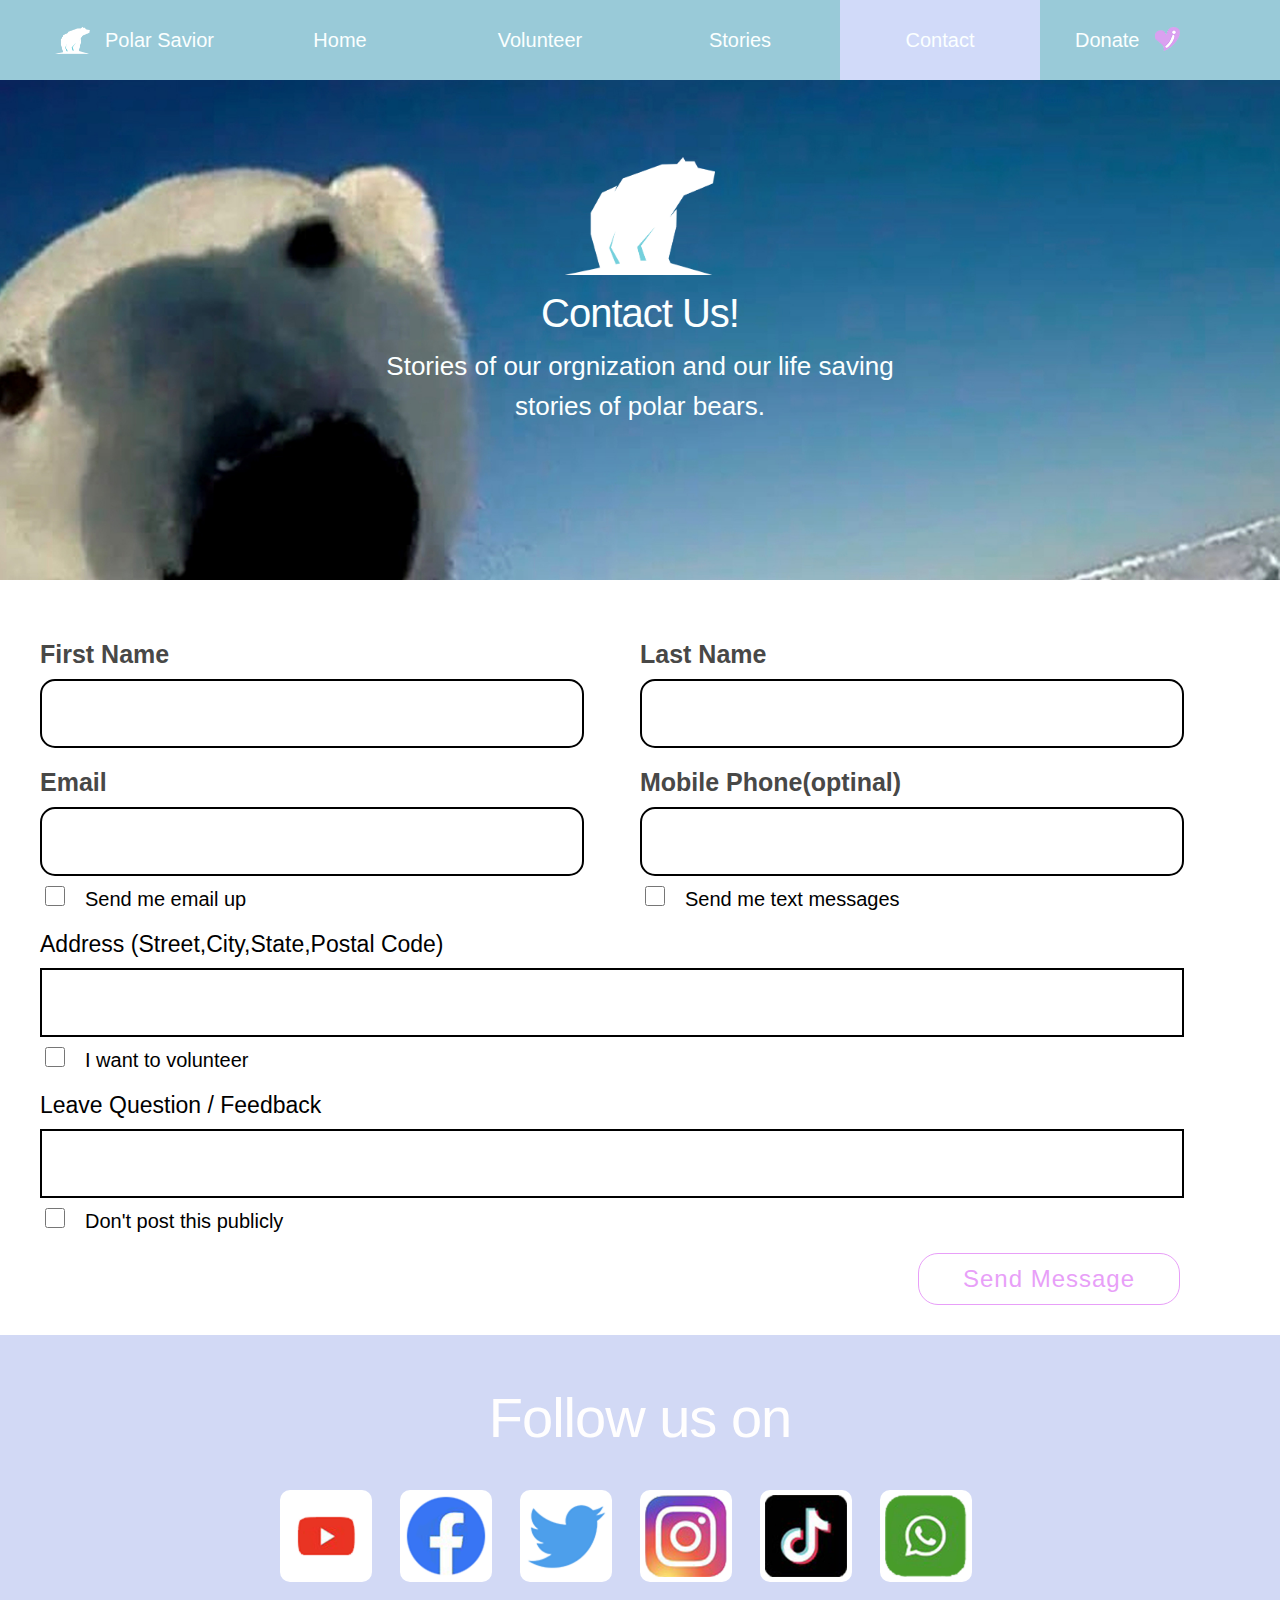
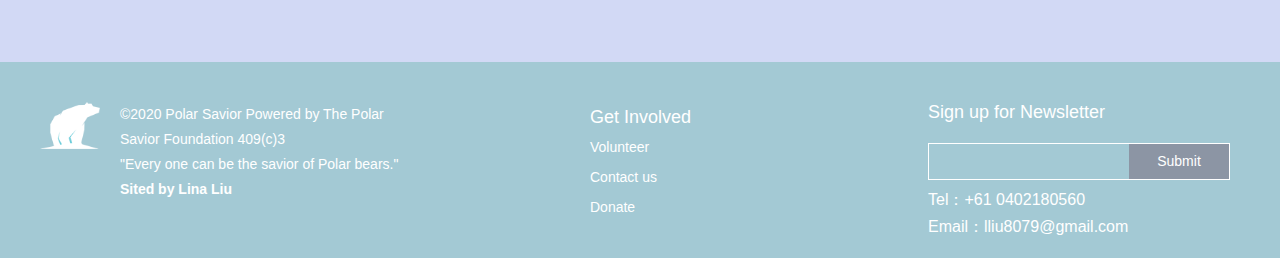
<file: contact.html>
<!DOCTYPE html>
<html lang="en">
<head>
	<meta charset="UTF-8">
	<title>contact</title>
	<link rel="stylesheet" type="text/css" href="css/common.css">
</head>
<body>
	<!-- header -->
	<div class="header-box">
		<div class="inner">
			<header>
				<ul>
					<li>
						<a href="home.html">
							<div class="nav-img">
								<img src="images/img1.png" alt="">
							</div>
							<p>Polar Savior</p> 
						</a>
					</li>
					<li>
						<a href="home.html">
							<p>Home</p> 
						</a>
					</li>
					<li>
						<a href="volunteer.html">
							<p>Volunteer</p> 
						</a>
					</li>
					<li>
						<a href="stories.html">
							<p>Stories</p> 
						</a>
					</li>
					<li class="active">
						<a href="contact.html">
							<p>Contact</p> 
						</a>
					</li>
					<li>
						<a href="donate.html">
							<p>Donate</p> 
							<div class="nav-img nav-img2">
								<img src="images/img2.png" alt="">
							</div>
						</a>
					</li>
				</ul>
			</header>
		</div>
	</div>
	<!-- banner -->
	<div class="banner-box">
		<div class="banner-box-img">
			<img src="images/img4.jpg" alt="">
		</div>
		<div class="banner-area">
			<div class="banner-img">
				<img src="images/img3.png" alt="">
			</div>
			<div class="banner-txt">
				<div class="banner-title">Contact Us!</div>
				<p>Stories of our orgnization and our life saving</p>
				<p>stories of polar bears.</p>
			</div>
		</div>
	</div>
	<!-- contact -->
	<div class="contact-boxs">
		<div class="contact-top">
			<div class="top-item fl">
				<label for="">First Name</label>
				<input type="text">
			</div>
			<div class="top-item fr">
				<label for="">Last Name</label>
				<input type="text">
			</div>
			<div class="top-item fl">
				<label for="">Email</label>
				<input type="text">
				<div class="check-area">
					<input type="checkbox">Send me email up
				</div>
			</div>
			<div class="top-item fr">
				<label for="">Mobile Phone(optinal)</label>
				<input type="text">
				<div class="check-area">
					<input type="checkbox">Send me text messages
				</div>
			</div>
			<div class="cl"></div>
			<div class="bottom-item">
				<label for="">Address (Street,City,State,Postal Code)</label>
				<input type="text">
				<div class="check-area">
					<input type="checkbox">I want to volunteer
				</div>
			</div>
			<div class="bottom-item">
				<label for="">Leave Question / Feedback</label>
				<input type="text">
				<div class="check-area">
					<input type="checkbox">Don't post this publicly
				</div>
			</div>
		</div>
		<div class="cl"></div>
		<div class="send-btn fr">Send Message</div>
	</div>
<!-- contact -->
	<div class="contact-area">
		<div class="inner">
			<div class="contact-title">Follow us on</div>
			<div class="contact-ways">
				<ul>
					<li>
						<a href="https://m.youtube.com">
							<img src="images/icon1.png" alt="">
						</a>
					</li>
					<li>
						<a href="https://m.facebook.com/?refsrc=https%3A%2F%2Fwww.facebook.com%2F&_rdr">
							<img src="images/icon2.png" alt="">
						</a>
					</li>
					<li>
						<a href="https://mobile.twitter.com">
							<img src="images/icon3.png" alt="">
						</a>
					</li>
					<li>
						<a href="https://www.instagram.com">
							<img src="images/icon4.png" alt="">
						</a>
					</li>
					<li>
						<a href="https://www.tiktok.com/en">
							<img src="images/icon5.png" alt="">
						</a>
					</li>
					<li>
						<a href="https://www.whatsapp.com">
							<img src="images/icon6.png" alt="">
						</a>
					</li>
				</ul>
			</div>
		</div>
	</div>
	<!-- footer -->
	<footer>
		<div class="inner">
			<div class="footer-left fl">
				<div class="footer-logo fl">
					<img src="images/footer-logo.png" alt="">
				</div>
				<div class="copyright fl">
					<p>©2020 Polar Savior Powered by The Polar Savior Foundation 409(c)3</p>
					<p>"Every one can be the savior of Polar bears."</p>
					<p class="fwb">Sited by Lina Liu</p>
				</div>
			</div>
			<div class="footer-mid fl">
				<div class="footer-nav">
					<ul>
						<li>Get Involved</li>
						<li>
							<a href="volunteer.html">Volunteer</a>
						</li>
						<li>
							<a href="contact.html">Contact us</a>
						</li>
						<li>
							<a href="donate.html">Donate</a>
						</li>
					</ul>
				</div>
			</div>
			<div class="footer-fight fr">
				<p>Sign up for Newsletter</p>
				<div class="footer-sub">
					<input type="text" class="fl">
					<div class="sub-btn fl">Submit</div>
				</div>
				<span>Tel：+61 0402180560</span>
				<span>Email：lliu8079@gmail.com</span>
			</div>
		</div>
	</footer>
	<script type="text/javascript" src="js/jquery.min.js"></script>
</body>
</html>
</file>
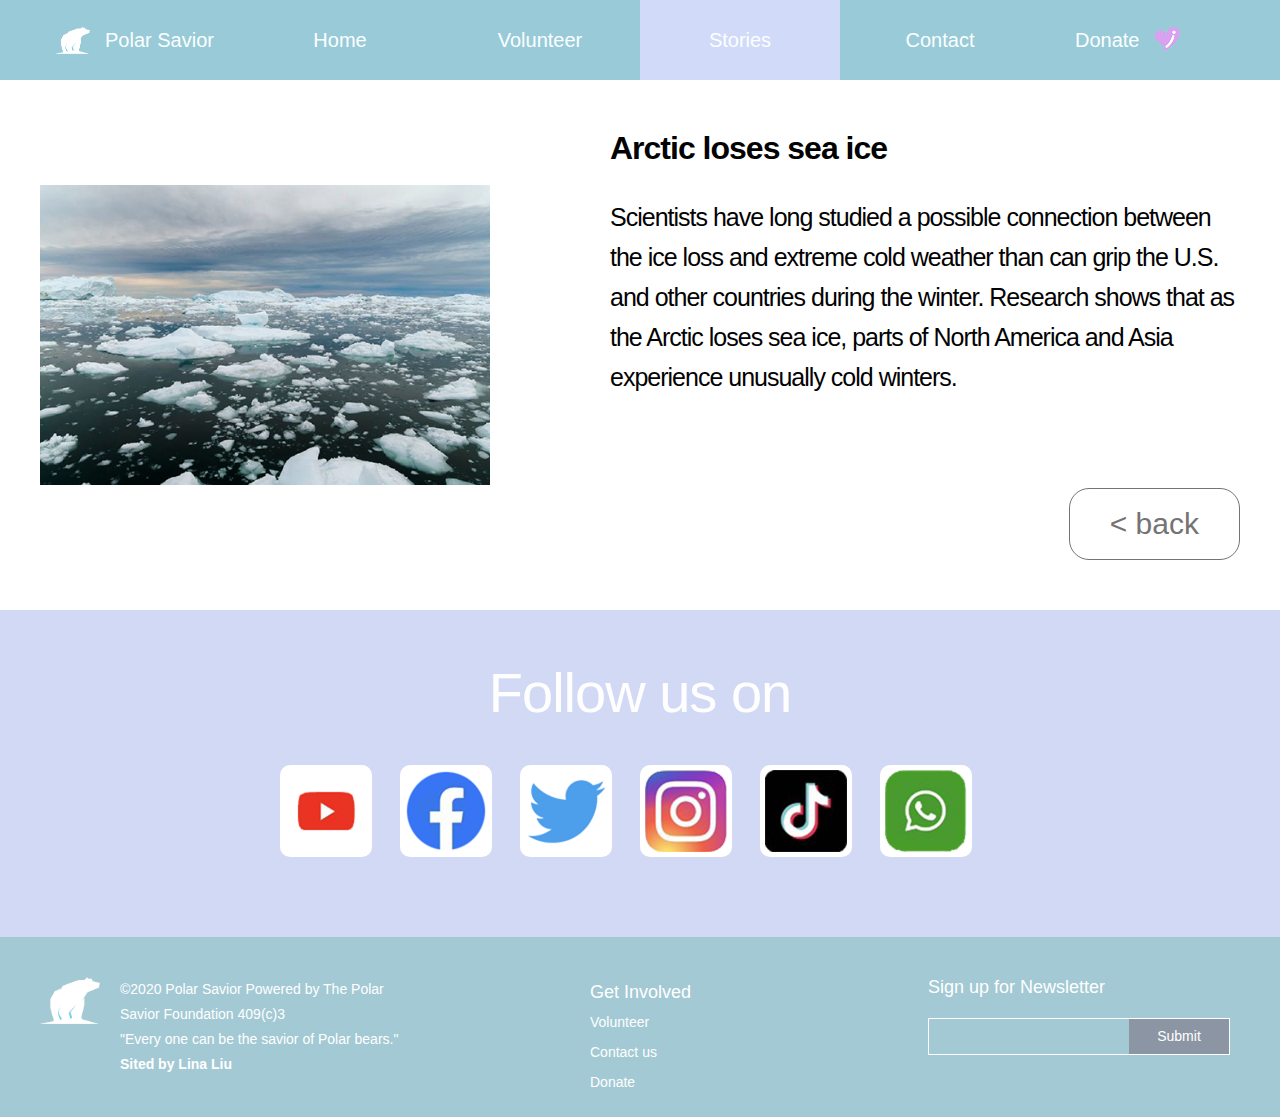
<file: detail.html>
<!DOCTYPE html>
<html lang="en">
<head>
	<meta charset="UTF-8">
	<title>detail</title>
	<link rel="stylesheet" type="text/css" href="css/common.css">
</head>
<body>
	<!-- header -->
	<div class="header-box">
		<div class="inner">
			<header>
				<ul>
					<li>
						<a href="home.html">
							<div class="nav-img">
								<img src="images/img1.png" alt="">
							</div>
							<p>Polar Savior</p> 
						</a>
					</li>
					<li>
						<a href="home.html">
							<p>Home</p> 
						</a>
					</li>
					<li>
						<a href="volunteer.html">
							<p>Volunteer</p> 
						</a>
					</li>
					<li class="active">
						<a href="stories.html">
							<p>Stories</p> 
						</a>
					</li>
					<li>
						<a href="contact.html">
							<p>Contact</p> 
						</a>
					</li>
					<li>
						<a href="donate.html">
							<p>Donate</p> 
							<div class="nav-img nav-img2">
								<img src="images/img2.png" alt="">
							</div>
						</a>
					</li>
				</ul>
			</header>
		</div>
	</div>
	<!-- detail -->
	<div class="detail-box">
		<div class="inner">
			<div class="detail-img fl">
				<img src="images/img6.jpg" alt="">
			</div>
			<div class="detail-txt fr">
				<div class="detail-title">Arctic loses sea ice</div>
				<div class="detail-intro">
					Scientists have long studied a possible connection between the ice loss and extreme cold weather than can grip the U.S. and other countries during the winter. Research shows that as the Arctic loses sea ice, parts of North America and Asia experience unusually cold winters.
				</div>
			</div>
			<div class="cl"></div>
			<a href="stories.html" class="back">&lt; back</a>
		</div>
	</div>
		<!-- contact -->
	<div class="contact-area">
		<div class="inner">
			<div class="contact-title">Follow us on</div>
			<div class="contact-ways">
				<ul>
					<li>
						<img src="images/icon1.png" alt="">
					</li>
					<li>
						<img src="images/icon2.png" alt="">
					</li>
					<li>
						<img src="images/icon3.png" alt="">
					</li>
					<li>
						<img src="images/icon4.png" alt="">
					</li>
					<li>
						<img src="images/icon5.png" alt="">
					</li>
					<li>
						<img src="images/icon6.png" alt="">
					</li>
				</ul>
			</div>
		</div>
	</div>
	<!-- footer -->
	<footer>
		<div class="inner">
			<div class="footer-left fl">
				<div class="footer-logo fl">
					<img src="images/footer-logo.png" alt="">
				</div>
				<div class="copyright fl">
					<p>©2020 Polar Savior Powered by The Polar Savior Foundation 409(c)3</p>
					<p>"Every one can be the savior of Polar bears."</p>
					<p class="fwb">Sited by Lina Liu</p>
				</div>
			</div>
			<div class="footer-mid fl">
				<div class="footer-nav">
					<ul>
						<li>Get Involved</li>
						<li>
							<a href="volunteer.html">Volunteer</a>
						</li>
						<li>
							<a href="contact.html">Contact us</a>
						</li>
						<li>
							<a href="donate.html">Donate</a>
						</li>
					</ul>
				</div>
			</div>
			<div class="footer-fight fr">
				<p>Sign up for Newsletter</p>
				<div class="footer-sub">
					<input type="text" class="fl">
					<div class="sub-btn fl">Submit</div>
				</div>
			</div>
		</div>
	</footer>
	<script type="text/javascript" src="js/jquery.min.js"></script>
</body>
</html>
</file>
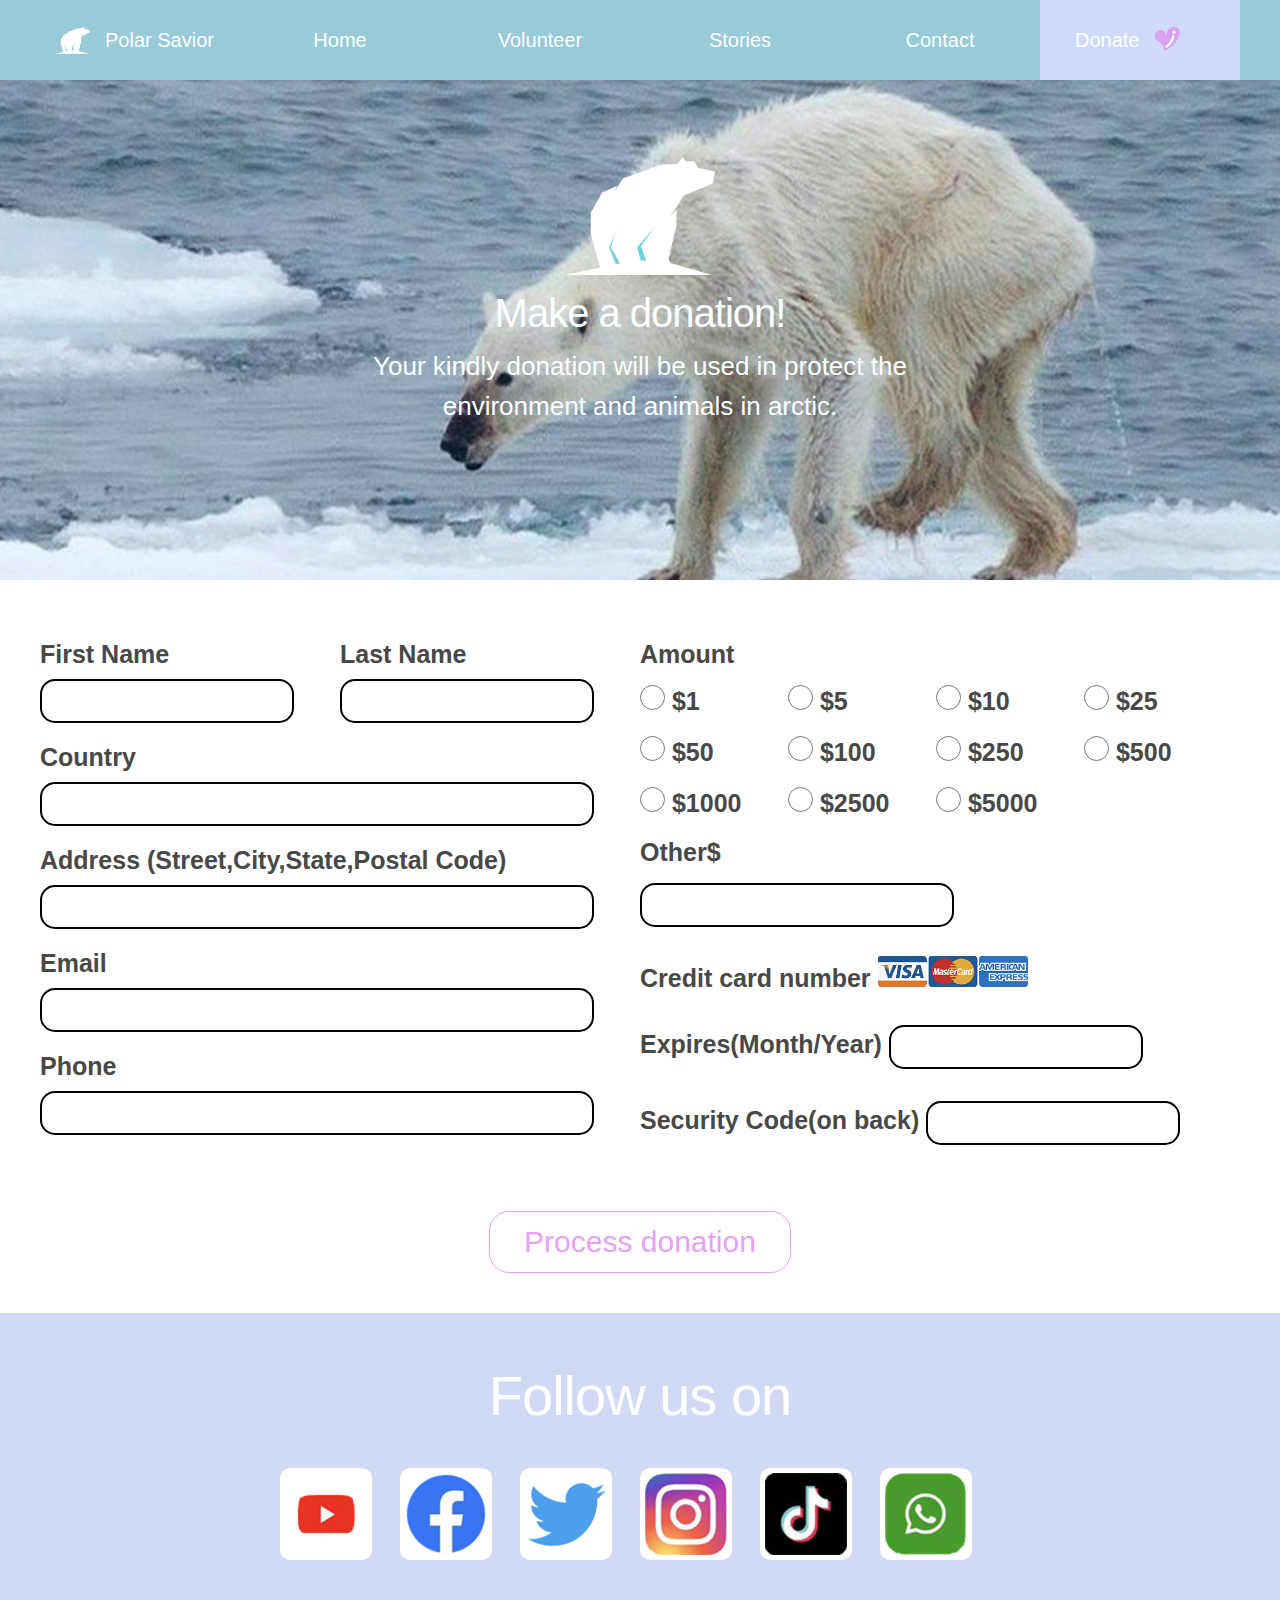
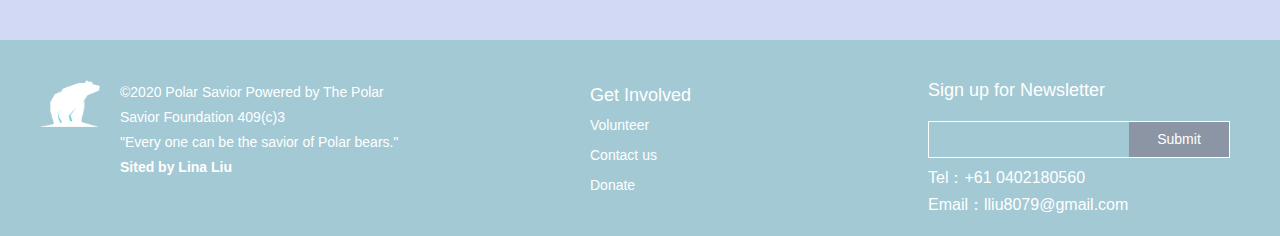
<file: donate.html>
<!DOCTYPE html>
<html lang="en">
<head>
	<meta charset="UTF-8">
	<title>donate</title>
	<link rel="stylesheet" type="text/css" href="css/common.css">
</head>
<body>
	<!-- header -->
	<div class="header-box">
		<div class="inner">
			<header>
				<ul>
					<li>
						<a href="home.html">
							<div class="nav-img">
								<img src="images/img1.png" alt="">
							</div>
							<p>Polar Savior</p> 
						</a>
					</li>
					<li>
						<a href="home.html">
							<p>Home</p> 
						</a>
					</li>
					<li>
						<a href="volunteer.html">
							<p>Volunteer</p> 
						</a>
					</li>
					<li>
						<a href="stories.html">
							<p>Stories</p> 
						</a>
					</li>
					<li>
						<a href="contact.html">
							<p>Contact</p> 
						</a>
					</li>
					<li class="active">
						<a href="donate.html">
							<p>Donate</p> 
							<div class="nav-img nav-img2">
								<img src="images/img2.png" alt="">
							</div>
						</a>
					</li>
				</ul>
			</header>
		</div>
	</div>
	<!-- banner -->
	<div class="banner-box">
		<div class="banner-box-img">
			<img src="images/img5.jpg" alt="">
		</div>
		<div class="banner-area">
			<div class="banner-img">
				<img src="images/img3.png" alt="">
			</div>
			<div class="banner-txt">
				<div class="banner-title">Make a donation!</div>
				<p>Your kindly donation will be used in protect the</p>
				<p>environment and animals in arctic. </p>
			</div>
		</div>
	</div>
	<!-- donate -->
	<div class="donate-boxs">
		<div class="inner">
			<div class="donate-left fl">
				<div class="donate-item fl half-item">
					<label for="">First Name</label>
					<input type="text">
				</div>
				<div class="donate-item fr half-item">
					<label for="">Last Name</label>
					<input type="text">
				</div>
				<div class="cl"></div>
				<div class="donate-item">
					<label for="">Country</label>
					<input type="text">
				</div>
				<div class="donate-item">
					<label for="">Address (Street,City,State,Postal Code)</label>
					<input type="text">
				</div>
				<div class="donate-item">
					<label for="">Email</label>
					<input type="text">
				</div>
				<div class="donate-item">
					<label for="">Phone</label>
					<input type="text">
				</div>
			</div>
			<div class="donate-right fr">
				<div class="donate-right-title">Amount</div>
				<div class="donate-amount">
					<div class="amount-item">
						<input type="radio" name="amount">
						<p>$1</p>
					</div>
					<div class="amount-item">
						<input type="radio" name="amount">
						<p>$5</p>
					</div>
					<div class="amount-item">
						<input type="radio">
						<p>$10</p>
					</div>
					<div class="amount-item">
						<input type="radio" name="amount">
						<p>$25</p>
					</div>
					<div class="amount-item">
						<input type="radio" name="amount">
						<p>$50</p>
					</div>
					<div class="amount-item">
						<input type="radio" name="amount">
						<p>$100</p>
					</div>
					<div class="amount-item">
						<input type="radio" name="amount">
						<p>$250</p>
					</div>
					<div class="amount-item">
						<input type="radio" name="amount">
						<p>$500</p>
					</div>
					<div class="amount-item">
						<input type="radio" name="amount">
						<p>$1000</p>
					</div>
					<div class="amount-item">
						<input type="radio" name="amount">
						<p>$2500</p>
					</div>
					<div class="amount-item">
						<input type="radio" name="amount">
						<p>$5000</p>
					</div>
					<div class="cl"></div>
					<div class="donate-right-title">Other$</div>
					<input type="text" class="other-amount">
				</div>
				<div class="donate-bottom">
					<div class="donate-bottom-item">
						<p>Credit card number</p>
						<div class="other-img">
							<img src="images/img13.jpg" alt="">
						</div>
					</div>
					<div class="donate-bottom-item">
						<p>Expires(Month/Year)</p>
						<input type="text" class="other-input">
					</div>
					<div class="donate-bottom-item">
						<p>Security Code(on back)</p>
						<input type="text" class="other-input">
					</div>
				</div>
			</div>
			<div class="cl"></div>
			<a href="success.html" class="donate-btn">Process donation</a>
		</div>
	</div>
	<!-- contact -->
	<div class="contact-area">
		<div class="inner">
			<div class="contact-title">Follow us on</div>
			<div class="contact-ways">
				<ul>
					<li>
						<a href="https://m.youtube.com">
							<img src="images/icon1.png" alt="">
						</a>
					</li>
					<li>
						<a href="https://m.facebook.com/?refsrc=https%3A%2F%2Fwww.facebook.com%2F&_rdr">
							<img src="images/icon2.png" alt="">
						</a>
					</li>
					<li>
						<a href="https://mobile.twitter.com">
							<img src="images/icon3.png" alt="">
						</a>
					</li>
					<li>
						<a href="https://www.instagram.com">
							<img src="images/icon4.png" alt="">
						</a>
					</li>
					<li>
						<a href="https://www.tiktok.com/en">
							<img src="images/icon5.png" alt="">
						</a>
					</li>
					<li>
						<a href="https://www.whatsapp.com">
							<img src="images/icon6.png" alt="">
						</a>
					</li>
				</ul>
			</div>
		</div>
	</div>
	<!-- footer -->
	<footer>
		<div class="inner">
			<div class="footer-left fl">
				<div class="footer-logo fl">
					<img src="images/footer-logo.png" alt="">
				</div>
				<div class="copyright fl">
					<p>©2020 Polar Savior Powered by The Polar Savior Foundation 409(c)3</p>
					<p>"Every one can be the savior of Polar bears."</p>
					<p class="fwb">Sited by Lina Liu</p>
				</div>
			</div>
			<div class="footer-mid fl">
				<div class="footer-nav">
					<ul>
						<li>Get Involved</li>
						<li>
							<a href="volunteer.html">Volunteer</a>
						</li>
						<li>
							<a href="contact.html">Contact us</a>
						</li>
						<li>
							<a href="donate.html">Donate</a>
						</li>
					</ul>
				</div>
			</div>
			<div class="footer-fight fr">
				<p>Sign up for Newsletter</p>
				<div class="footer-sub">
					<input type="text" class="fl">
					<div class="sub-btn fl">Submit</div>
				</div>
				<span>Tel：+61 0402180560</span>
				<span>Email：lliu8079@gmail.com</span>
			</div>
		</div>
	</footer>
	<script type="text/javascript" src="js/jquery.min.js"></script>
</body>
</html>
</file>
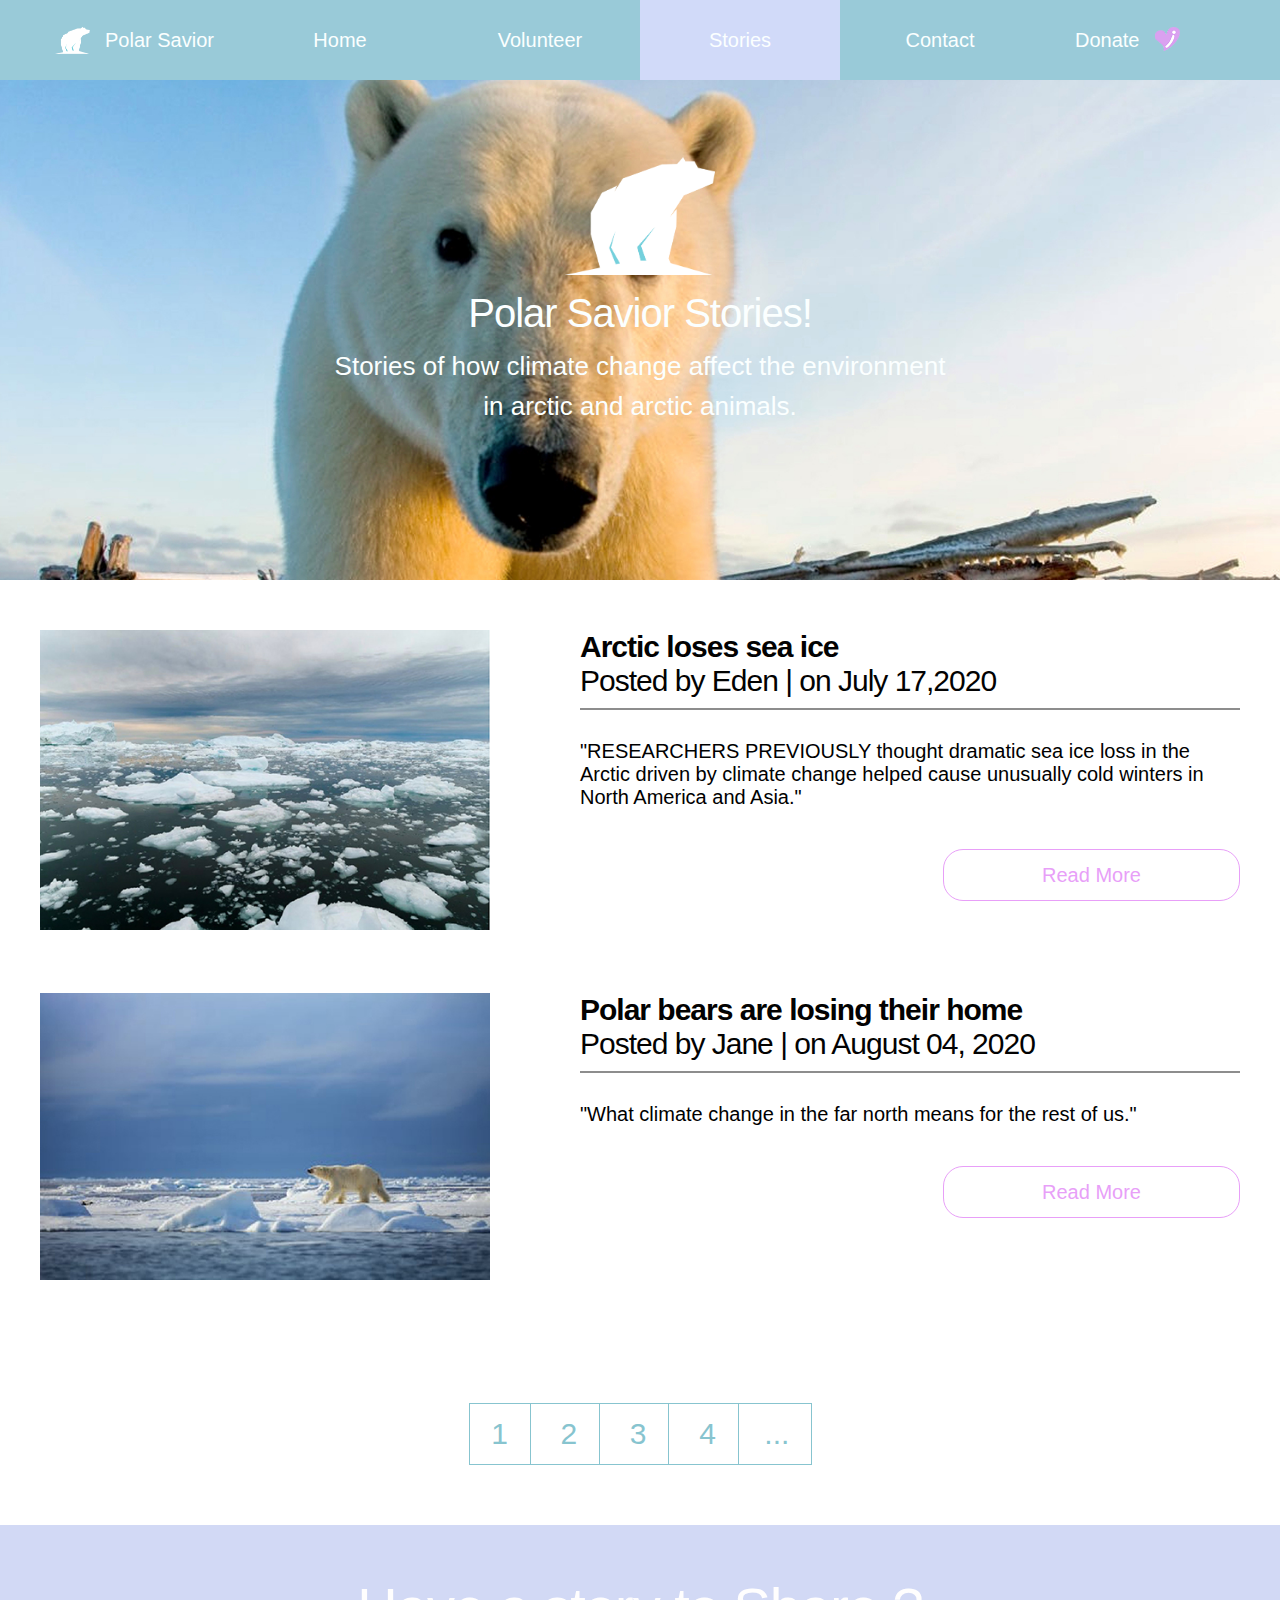
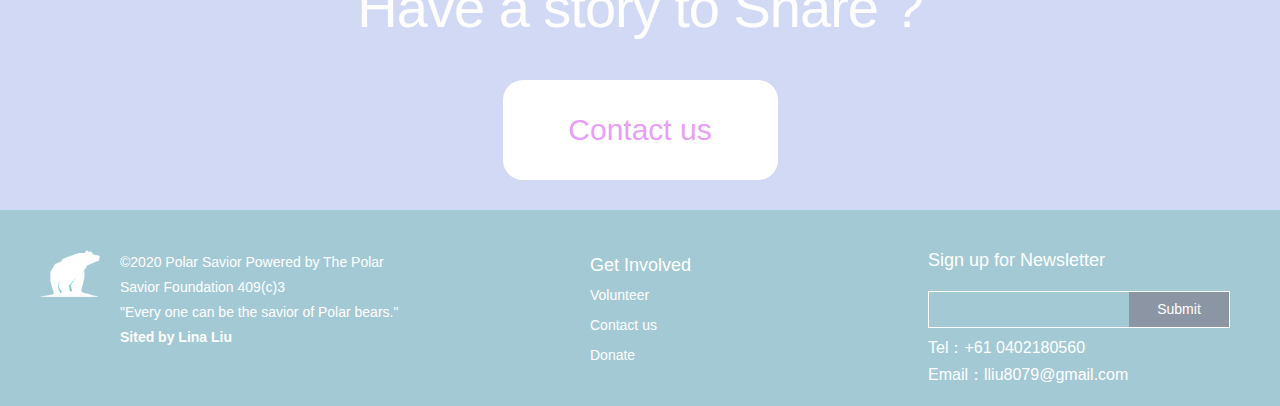
<file: stories.html>
<!DOCTYPE html>
<html lang="en">
<head>
	<meta charset="UTF-8">
	<title>stories</title>
	<link rel="stylesheet" type="text/css" href="css/common.css">
</head>
<body>
	<!-- header -->
	<div class="header-box">
		<div class="inner">
			<header>
				<ul>
					<li>
						<a href="home.html">
							<div class="nav-img">
								<img src="images/img1.png" alt="">
							</div>
							<p>Polar Savior</p> 
						</a>
					</li>
					<li>
						<a href="home.html">
							<p>Home</p> 
						</a>
					</li>
					<li>
						<a href="volunteer.html">
							<p>Volunteer</p> 
						</a>
					</li>
					<li class="active">
						<a href="stories.html">
							<p>Stories</p> 
						</a>
					</li>
					<li>
						<a href="contact.html">
							<p>Contact</p> 
						</a>
					</li>
					<li>
						<a href="donate.html">
							<p>Donate</p> 
							<div class="nav-img nav-img2">
								<img src="images/img2.png" alt="">
							</div>
						</a>
					</li>
				</ul>
			</header>
		</div>
	</div>
	<!-- banner -->
	<div class="banner-box">
		<div class="banner-box-img">
			<img src="images/img3.jpg" alt="">
		</div>
		<div class="banner-area">
			<div class="banner-img">
				<img src="images/img3.png" alt="">
			</div>
			<div class="banner-txt">
				<div class="banner-title">Polar Savior Stories!</div>
				<p>Stories of how climate change affect the environment</p>
				<p>in arctic and arctic animals.</p>
			</div>
		</div>
	</div>
	<!-- stories -->
	<div class="story-box">
		<div class="inner">
			<div class="story-item">
				<div class="story-img fl">
					<img src="images/img11.jpg" alt="">
				</div>
				<div class="story-info fr">
					<div class="story-title">Arctic loses sea ice</div>
					<div class="story-from">Posted by Eden | on July 17,2020</div>
					<div class="story-txt">
						"RESEARCHERS PREVIOUSLY thought dramatic sea ice loss in the Arctic driven by climate change helped cause unusually cold winters in North America and Asia."
					</div>
					<div class="cl"></div>
					<a href="detail.html" class="story-more fr">Read More</a>
				</div>
			</div>
			<div class="story-item">
				<div class="story-img fl">
					<img src="images/img12.jpg" alt="">
				</div>
				<div class="story-info fr">
					<div class="story-title">Polar bears are losing their home</div>
					<div class="story-from">Posted by Jane | on August 04, 2020</div>
					<div class="story-txt">
						"What climate change in the far north means for the rest of us."
					</div>
					<div class="cl"></div>
					<a href="detail.html" class="story-more fr">Read More</a>
				</div>
			</div>
			<div class="cl"></div>
			<div class="paganation">
				<!-- <a href="javascript:;">&lt;</a> -->
				<a href="javascript:;">1</a>
				<a href="javascript:;">2</a>
				<a href="javascript:;">3</a>
				<a href="javascript:;">4</a>
				<a href="javascript:;">...</a>
				<!-- <a href="javascript:;">&gt;</a> -->
			</div>
		</div>
	</div>
	<!-- contact -->
	<div class="contact-area">
		<div class="contact-title">Have a story to Share ?</div>
		<div class="contact-btns">
			<a href="contact.html">Contact us</a>
		</div>
	</div>
	<!-- footer -->
	<footer>
		<div class="inner">
			<div class="footer-left fl">
				<div class="footer-logo fl">
					<img src="images/footer-logo.png" alt="">
				</div>
				<div class="copyright fl">
					<p>©2020 Polar Savior Powered by The Polar Savior Foundation 409(c)3</p>
					<p>"Every one can be the savior of Polar bears."</p>
					<p class="fwb">Sited by Lina Liu</p>
				</div>
			</div>
			<div class="footer-mid fl">
				<div class="footer-nav">
					<ul>
						<li>Get Involved</li>
						<li>
							<a href="volunteer.html">Volunteer</a>
						</li>
						<li>
							<a href="contact.html">Contact us</a>
						</li>
						<li>
							<a href="donate.html">Donate</a>
						</li>
					</ul>
				</div>
			</div>
			<div class="footer-fight fr">
				<p>Sign up for Newsletter</p>
				<div class="footer-sub">
					<input type="text" class="fl">
					<div class="sub-btn fl">Submit</div>
				</div>
				<span>Tel：+61 0402180560</span>
				<span>Email：lliu8079@gmail.com</span>
			</div>
		</div>
	</footer>
	<script type="text/javascript" src="js/jquery.min.js"></script>
</body>
</html>
</file>
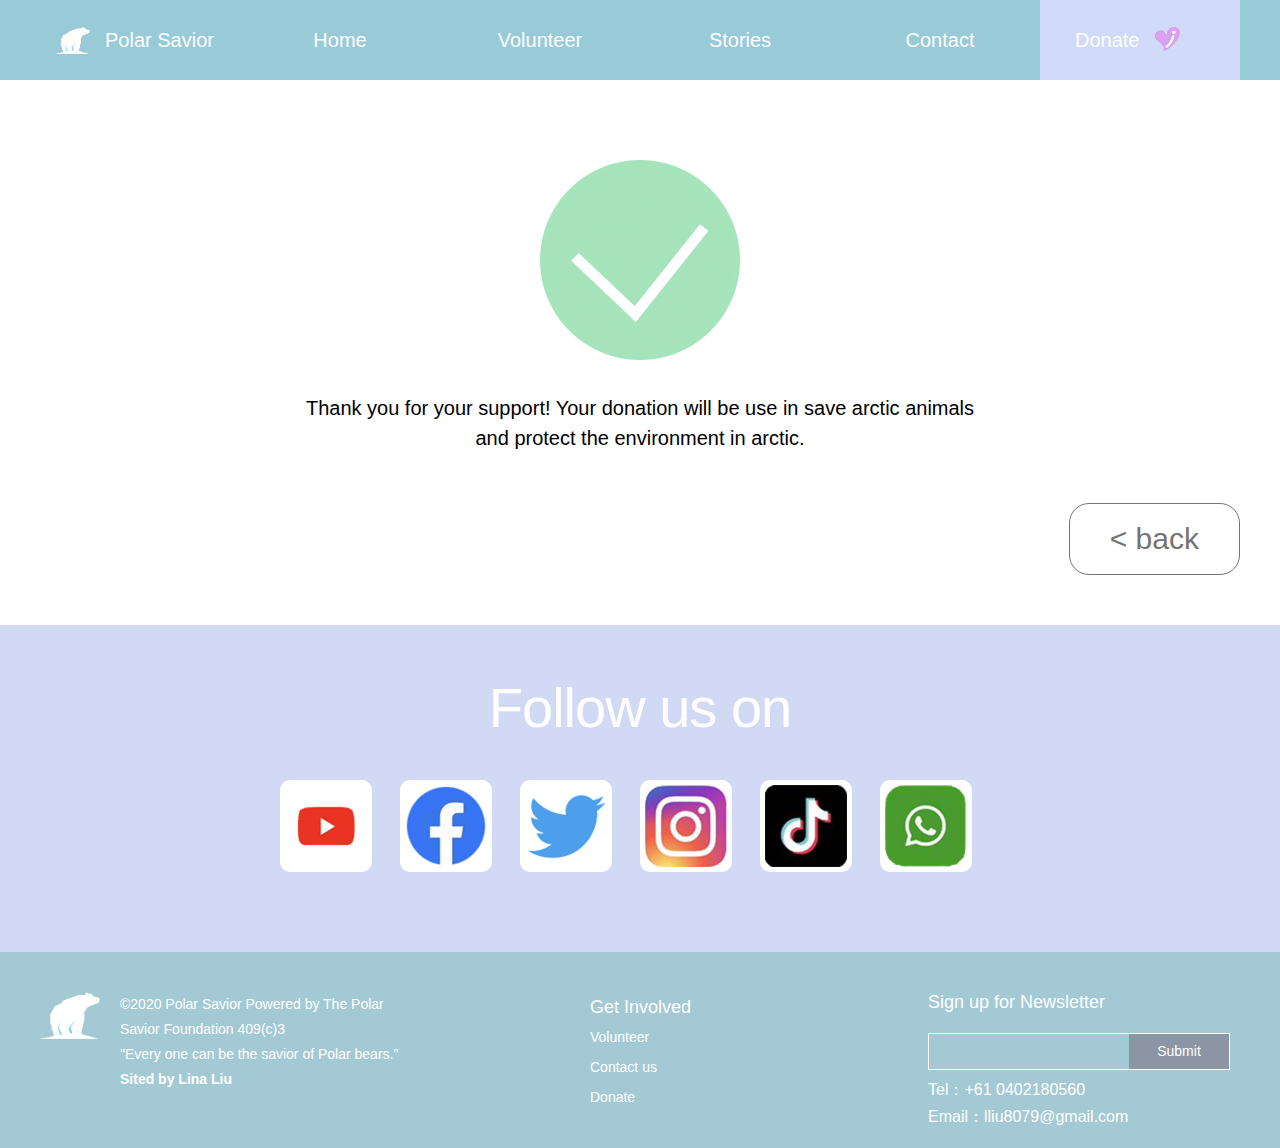
<file: success.html>
<!DOCTYPE html>
<html lang="en">
<head>
	<meta charset="UTF-8">
	<title>donate-success</title>
	<link rel="stylesheet" type="text/css" href="css/common.css">
</head>
<body>
	<!-- header -->
	<div class="header-box">
		<div class="inner">
			<header>
				<ul>
					<li>
						<a href="home.html">
							<div class="nav-img">
								<img src="images/img1.png" alt="">
							</div>
							<p>Polar Savior</p> 
						</a>
					</li>
					<li>
						<a href="home.html">
							<p>Home</p> 
						</a>
					</li>
					<li>
						<a href="volunteer.html">
							<p>Volunteer</p> 
						</a>
					</li>
					<li>
						<a href="stories.html">
							<p>Stories</p> 
						</a>
					</li>
					<li>
						<a href="contact.html">
							<p>Contact</p> 
						</a>
					</li>
					<li class="active">
						<a href="donate.html">
							<p>Donate</p> 
							<div class="nav-img nav-img2">
								<img src="images/img2.png" alt="">
							</div>
						</a>
					</li>
				</ul>
			</header>
		</div>
	</div>
	<div class="success-boxs">
		<div class="inner">
			<div class="success-img">
				<img src="images/img7.png" alt="">
			</div>
			<div class="success-txt">
				Thank you for your support! Your donation will be use in save arctic animals and protect the environment in arctic.
			</div>
			<a href="donate.html" class="back">&lt; back</a>
		</div>
	</div>
	<!-- contact -->
	<div class="contact-area">
		<div class="inner">
			<div class="contact-title">Follow us on</div>
			<div class="contact-ways">
				<ul>
					<li>
						<a href="https://m.youtube.com">
							<img src="images/icon1.png" alt="">
						</a>
					</li>
					<li>
						<a href="https://m.facebook.com/?refsrc=https%3A%2F%2Fwww.facebook.com%2F&_rdr">
							<img src="images/icon2.png" alt="">
						</a>
					</li>
					<li>
						<a href="https://mobile.twitter.com">
							<img src="images/icon3.png" alt="">
						</a>
					</li>
					<li>
						<a href="https://www.instagram.com">
							<img src="images/icon4.png" alt="">
						</a>
					</li>
					<li>
						<a href="https://www.tiktok.com/en">
							<img src="images/icon5.png" alt="">
						</a>
					</li>
					<li>
						<a href="https://www.whatsapp.com">
							<img src="images/icon6.png" alt="">
						</a>
					</li>
				</ul>
			</div>
		</div>
	</div>
	<!-- footer -->
	<footer>
		<div class="inner">
			<div class="footer-left fl">
				<div class="footer-logo fl">
					<img src="images/footer-logo.png" alt="">
				</div>
				<div class="copyright fl">
					<p>©2020 Polar Savior Powered by The Polar Savior Foundation 409(c)3</p>
					<p>"Every one can be the savior of Polar bears."</p>
					<p class="fwb">Sited by Lina Liu</p>
				</div>
			</div>
			<div class="footer-mid fl">
				<div class="footer-nav">
					<ul>
						<li>Get Involved</li>
						<li>
							<a href="volunteer.html">Volunteer</a>
						</li>
						<li>
							<a href="contact.html">Contact us</a>
						</li>
						<li>
							<a href="donate.html">Donate</a>
						</li>
					</ul>
				</div>
			</div>
			<div class="footer-fight fr">
				<p>Sign up for Newsletter</p>
				<div class="footer-sub">
					<input type="text" class="fl">
					<div class="sub-btn fl">Submit</div>
				</div>
				<span>Tel：+61 0402180560</span>
				<span>Email：lliu8079@gmail.com</span>
			</div>
		</div>
	</footer>
	<script type="text/javascript" src="js/jquery.min.js"></script>
</body>
</html>
</file>
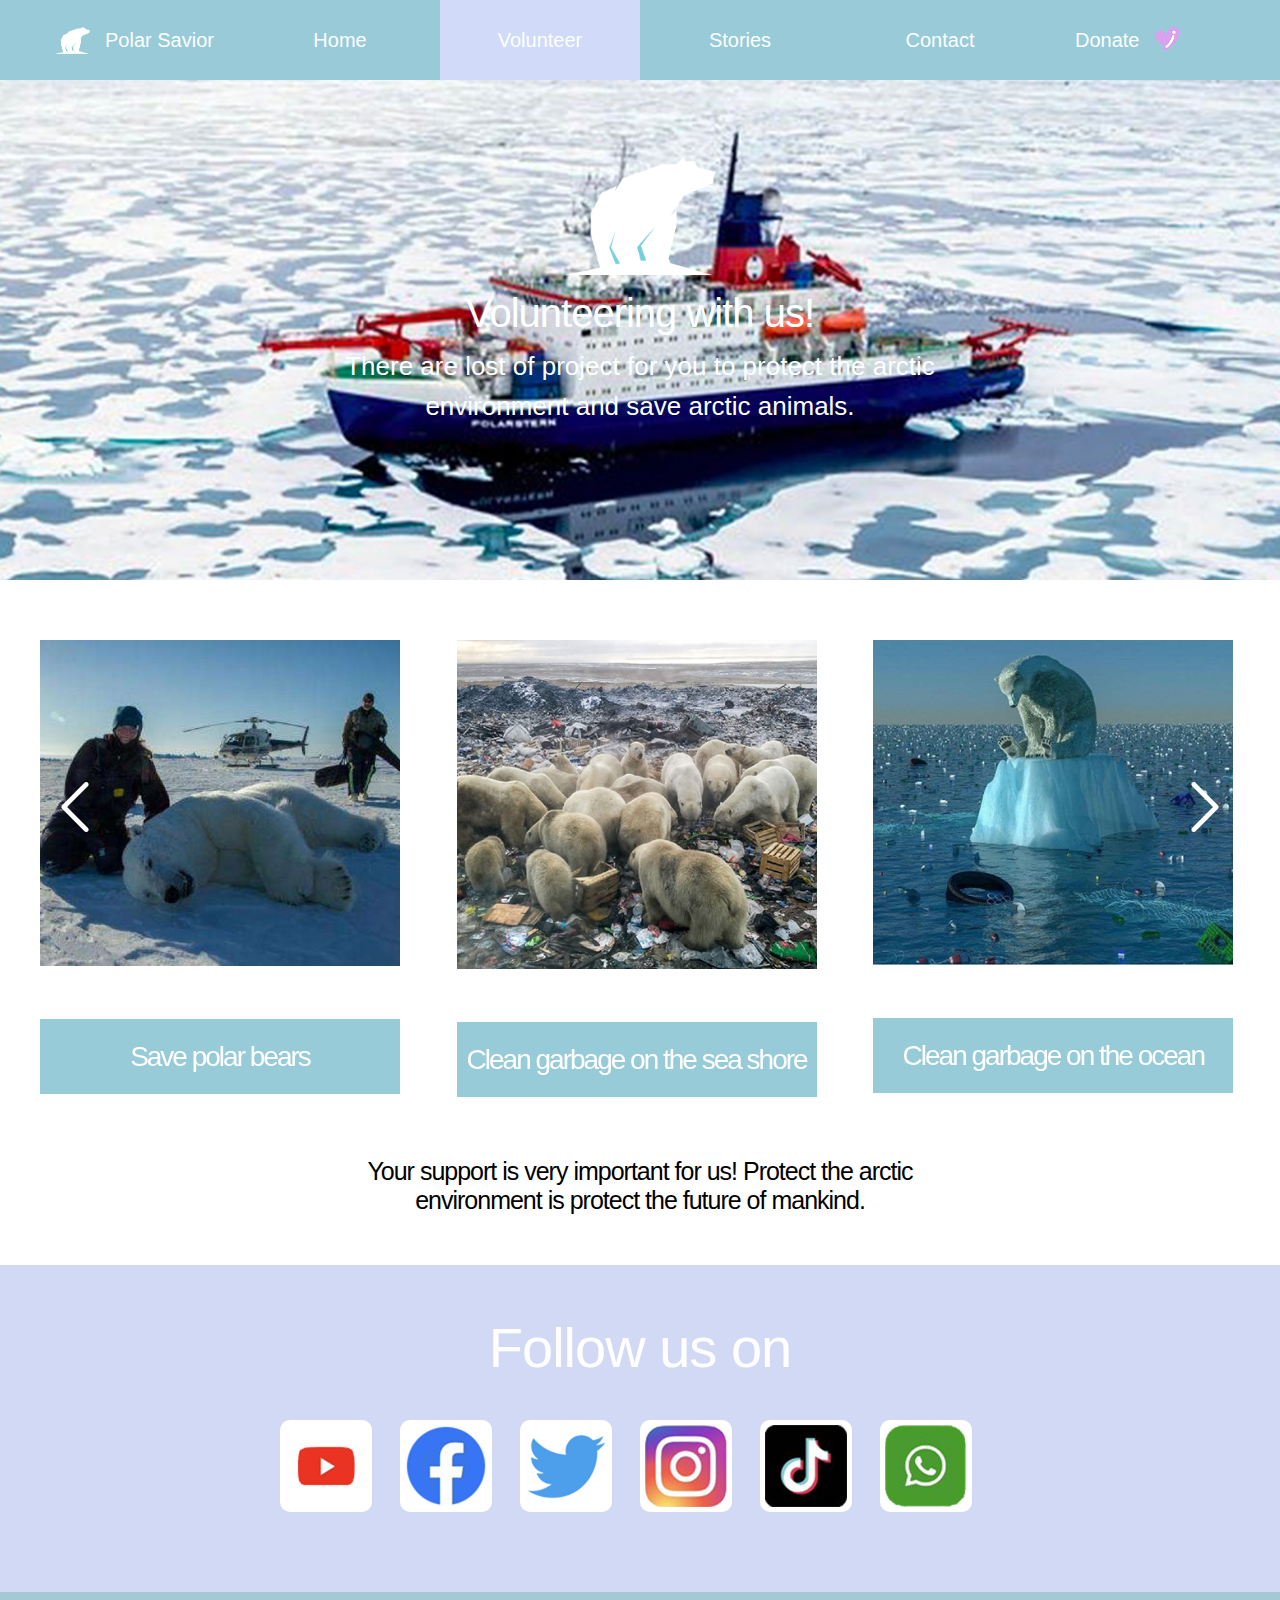
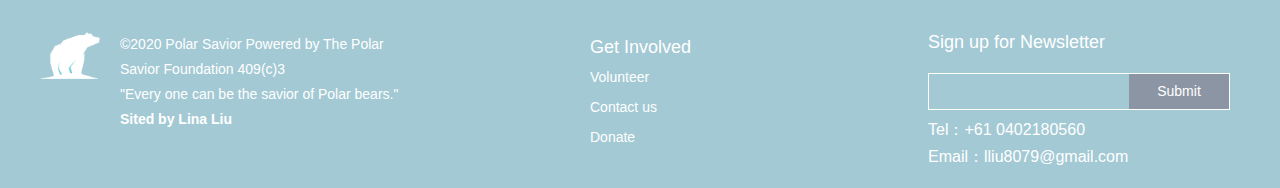
<file: volunteer.html>
<!DOCTYPE html>
<html lang="en">
<head>
	<meta charset="UTF-8">
	<title>volunteer</title>
	<link rel="stylesheet" type="text/css" href="css/common.css">
	<link rel="stylesheet" type="text/css" href="css/swiper.min.css">
</head>
<body>
	<!-- header -->
	<div class="header-box">
		<div class="inner">
			<header>
				<ul>
					<li>
						<a href="home.html">
							<div class="nav-img">
								<img src="images/img1.png" alt="">
							</div>
							<p>Polar Savior</p> 
						</a>
					</li>
					<li>
						<a href="home.html">
							<p>Home</p> 
						</a>
					</li>
					<li class="active">
						<a href="volunteer.html">
							<p>Volunteer</p> 
						</a>
					</li>
					<li>
						<a href="stories.html">
							<p>Stories</p> 
						</a>
					</li>
					<li>
						<a href="contact.html">
							<p>Contact</p> 
						</a>
					</li>
					<li>
						<a href="donate.html">
							<p>Donate</p> 
							<div class="nav-img nav-img2">
								<img src="images/img2.png" alt="">
							</div>
						</a>
					</li>
				</ul>
			</header>
		</div>
	</div>
	<!-- banner -->
	<div class="banner-box">
		<div class="banner-box-img">
			<img src="images/img2.jpg" alt="">
		</div>
		<div class="banner-area">
			<div class="banner-img">
				<img src="images/img3.png" alt="">
			</div>
			<div class="banner-txt">
				<div class="banner-title">Volunteering with us!</div>
				<p>There are lost of project for you to protect the arctic</p>
				<p>environment and save arctic animals.</p>
			</div>
		</div>
	</div>
	<!-- list -->
	<div class="volunteer-box">
		<div class="swiper-container">
			<div class="swiper-wrapper">
				<div class="swiper-slide">
					<div class="volunteer-item">
						<div class="volunteer-img">
							<img src="images/img8.jpg" alt="">
						</div>
						<div class="volunteer-txt">
							<p>Save polar bears</p>
						</div>
					</div>
				</div>
				<div class="swiper-slide">
					<div class="volunteer-item">
						<div class="volunteer-img">
							<img src="images/img9.jpg" alt="">
						</div>
						<div class="volunteer-txt">
							<p>Clean garbage on the sea shore</p>
						</div>
					</div>
				</div>
				<div class="swiper-slide">
					<div class="volunteer-item">
						<div class="volunteer-img">
							<img src="images/img10.jpg" alt="">
						</div>
						<div class="volunteer-txt">
							<p>Clean garbage on the ocean</p>
						</div>
					</div>
				</div>
			</div>
		</div>
		<div class="swiper-button-next">
			<img src="images/right.png" alt="">
		</div>
		<div class="swiper-button-prev">
			<img src="images/left.png" alt="">
		</div>
	</div>
	<!-- intro -->
	<div class="volunteer-intro">
		Your support is very important for us! Protect the arctic environment is protect the future of mankind.
	</div>
	<!-- contact -->
	<div class="contact-area">
		<div class="inner">
			<div class="contact-title">Follow us on</div>
			<div class="contact-ways">
				<ul>
					<li>
						<a href="https://m.youtube.com">
							<img src="images/icon1.png" alt="">
						</a>
					</li>
					<li>
						<a href="https://m.facebook.com/?refsrc=https%3A%2F%2Fwww.facebook.com%2F&_rdr">
							<img src="images/icon2.png" alt="">
						</a>
					</li>
					<li>
						<a href="https://mobile.twitter.com">
							<img src="images/icon3.png" alt="">
						</a>
					</li>
					<li>
						<a href="https://www.instagram.com">
							<img src="images/icon4.png" alt="">
						</a>
					</li>
					<li>
						<a href="https://www.tiktok.com/en">
							<img src="images/icon5.png" alt="">
						</a>
					</li>
					<li>
						<a href="https://www.whatsapp.com">
							<img src="images/icon6.png" alt="">
						</a>
					</li>
				</ul>
			</div>
		</div>
	</div>
	<!-- footer -->
	<footer>
		<div class="inner">
			<div class="footer-left fl">
				<div class="footer-logo fl">
					<img src="images/footer-logo.png" alt="">
				</div>
				<div class="copyright fl">
					<p>©2020 Polar Savior Powered by The Polar Savior Foundation 409(c)3</p>
					<p>"Every one can be the savior of Polar bears."</p>
					<p class="fwb">Sited by Lina Liu</p>
				</div>
			</div>
			<div class="footer-mid fl">
				<div class="footer-nav">
					<ul>
						<li>Get Involved</li>
						<li>
							<a href="volunteer.html">Volunteer</a>
						</li>
						<li>
							<a href="contact.html">Contact us</a>
						</li>
						<li>
							<a href="donate.html">Donate</a>
						</li>
					</ul>
				</div>
			</div>
			<div class="footer-fight fr">
				<p>Sign up for Newsletter</p>
				<div class="footer-sub">
					<input type="text" class="fl">
					<div class="sub-btn fl">Submit</div>
				</div>
				<span>Tel：+61 0402180560</span>
				<span>Email：lliu8079@gmail.com</span>
			</div>
		</div>
	</footer>
	<script type="text/javascript" src="js/jquery.min.js"></script>
	<script type="text/javascript" src="js/swiper.min.js"></script>
	<script type="text/javascript" src="js/volunteer.js"></script>
</body>
</html>
</file>
<file: css/common.css>
*{
	padding: 0;
	margin: 0;
	list-style: none;
	text-decoration: none;
}
.fl{
	float: left;
}
.fr{
	float: right;
}
.cl{
	clear: both;
	overflow: hidden;
}
.inner{
	width: 1200px;
	margin: 0 auto;
}
body{ font:14px Microsoft YaHei, 微软雅黑, Simsun, 宋体, \5b8b\4f53, tahoma, arial, Hiragino Sans GB, sans-serif !important;}
html, body {
    width: 100%;
    height: 100%;
    min-width: 1200px;
}
.abb{
	overflow:hidden; 
	white-space:nowrap; 
	text-overflow:ellipsis;
}
a:hover{ text-decoration:none !important;}
button:hover,button:focus,button:focus:active{outline: none;}
input{
	outline: none;
}
.fwb{
	font-weight: bold;
}
.home-top{
	width: 100%;
	height: 100%;
	background: url(../images/img7.jpg) no-repeat center top;
	background-size: 100% 100%;
	margin: 0 auto;
	background-color: #333;
	text-align: center;
	padding-top: 6%;
	box-sizing:border-box;
}
.top-img{
	width:400px;
	width:250px;
	text-align: center;
	margin: 0 auto;
}
.top-img img{
	width: 100%;
}
.home-top span{
	display: block;
	letter-spacing: -2px;
	color: #fbffff;
	font-size:100px;
	font-size:70px;
	margin-top:80px;
	margin-top:1%;
}
.home-top p{
	letter-spacing: -1px;
	color: #fbffff;
	font-size:26px;
}
.arrow{
	width: 60px;
    margin: 0 auto;
    margin-top: 10px;
    cursor: pointer;
    animation:arrow 3s cubic-bezier(.5,0,.1,1) infinite;
	-webkit-animation:arrow 3s cubic-bezier(.5,0,.1,1) infinite;
}
.arrow img{
	width: 100%;
}

@keyframes arrow{
	%0,%100 {
		margin-top:20px;
		opacity:1
	}
	50% {
		margin-top:40px;
		opacity:.5
	}
}
@-webkit-keyframes arrow{
	%0,%100 {
		margin-top:20px;
		opacity:1
	}
	50% {
		margin-top:40px;
		opacity:.5
	}
}

.home-top-btn{
	width: 700px;
	margin: 0 auto;
	overflow: hidden;
	letter-spacing: -1px;
	font-size: 30px;
	font-size: 26px;
	margin-top: 70px;
    margin-top:2%;
}
.tips{
	margin-top:2%;
}
.home-top-btn a{
	background-color: #fff;
	color: #e99ff8;
	width: 160px;
    height: 50px;
    line-height: 50px;
	text-align: center;
	border-radius:6px;

}
.home-top-btn a:hover{
	color: #fbffff;
	background-color: #e99ff8;
}
.header-box{
	width: 100%;
	height: 80px;
	background-color: #99cad8;
}
header{
	height: 80px;
}
header>ul>li{
	float: left;
	width: 16.667%;
	height:80px;
	line-height:80px;
	text-align: center;
	font-size: 20px;
	background-color: #99cad8;
	box-sizing:border-box;
}
header>ul>li a{
	color: #fbffff;
}
header>ul>li.active,header>ul>li:hover{
	background-color: #d1daf9;
}
.nav-img{
	width:35px;
	height:35px;
	text-align: center;
	float: left;
	margin-top: 7px;
}
.nav-img img{
	width: 100%;
}
header>ul>li p{
	display: inline-block;
}
header>ul>li:first-child{
	padding-left: 15px;
}
header>ul>li:first-child p{
	float: left;
	margin-left: 15px;
}
header>ul>li:last-child{
	padding-left: 20px;
}
header>ul>li:last-child .nav-img{
	margin-left: 15px;
	width: 25px;
	height: 25px;
	margin-top: 4px;
}
header>ul>li:last-child p{
	float: left;
	margin-left: 15px;
}
.banner-box{
	width: 100%;
	position: relative;
	overflow: hidden;
	height: 500px;
}
.banner-box-img{
	position: absolute;
	top:0;
	left:0;
	width: 100%;
	height:500px;
	overflow: hidden;
	z-index: -1;
}
.banner-box-img img{
	width: 100%;
	height: 100%;
}
.banner-area{
	min-width:500px;
	text-align: center;
	z-index: 999;
	padding-top:6%;
}
.banner-img{
	width: 150px;
	text-align: center;
	margin: 0 auto;
}
.banner-img img{
	width: 100%;
}
.banner-txt{
	font-size: 26px;
	letter-spacing: 0px;
	color: #fbffff;
	margin-top:1%;
}
.banner-title{
	font-size:40px;
	letter-spacing: -1px;
	margin-bottom:10px;
}
.banner-txt p{
	line-height: 40px;
}
.video-area{
	background: url(../images/img14.jpg) no-repeat center top;
	-webkit-background-size: 100% 100%;
	background-size: 100% 100%;
}
.video-box{
	width: 100%;
	height: 500px;
	margin-top: 50px;
	text-align: center;
}
video{
	width: 560px;
	height: 315px;
	width: 100%;
	height: 100%;
}
.video-intro{
	font-size: 25px;
	letter-spacing: -1px;
	color: #000;
	width: 100%;
	text-align: center;
	margin-top: 30px;
	margin-bottom: 30px;
}
.contact-area{
	width: 100%;
	background-color: #d2d9f5;
	overflow: hidden;
	padding: 30px 0;
	box-sizing:border-box;
}
.contact-title{
	font-size: 56px;
	letter-spacing: -1px;
	color: #fffefe;
	margin-top: 20px;
	margin-bottom: 40px;
	text-align: center;
}
.contact-ways{
	width: 60%;
	margin: 0 auto;
	overflow: hidden;
	margin-bottom: 50px;
}
.contact-ways>ul>li{
	float: left;
	width: 82px;
	height: 82px;
	margin-right: 28px;
	background-color: #fff;
	border-radius: 10px;
	padding: 5px;
}
.contact-ways>ul>li:last-child{
	margin-right: 0;
}
.contact-ways>ul>li img{
	width: 100%;
}
footer{
	width: 100%;
	background-color: #a3c9d4;
	overflow: hidden;
	padding: 40px 0 20px 0;
	font-size: 14px;
	color: #fff;
	box-sizing:border-box;
}
.footer-left{
	width: 400px;
}
.footer-mid{
	margin-left: 150px;
}
.footer-logo{
	width: 60px;
	height:60px;
	margin-right: 20px;
}
.footer-logo img{
	width: 100%;
}
.copyright{
	width: 300px;
	line-height: 25px;
}
.footer-nav>ul>li{
	height: 30px;
	line-height: 30px;
}
.footer-nav>ul>li a{
	color: #fff;
}
.footer-nav>ul>li a:hover{
	color:#0c68f3;
}
.footer-nav>ul>li:first-child{
	font-size: 18px;
}
.footer-fight p{
	font-size: 18px;
	margin-bottom: 20px;
}
.footer-fight span{
	display: block;
	font-size: 16px;
	margin-top: 6px;
}
.footer-sub{
	width: 300px;
	height: 35px;
	border: 1px solid #fff;
	margin: 10px;
	margin-left: 0;
}
.footer-sub input{
	float: left;
	width: 200px;
	height: 35px;
	border: none;
	background:none;
	padding-left: 10px;
	box-sizing:border-box;
	color: #fff;
	font-size: 16px;
}
.sub-btn{
	float: left;
	width: 100px;
	height: 35px;
	line-height: 35px;
	background-color:#8c95a4;
	color: #fff;
	font-size: 14px;
	text-align: center;
	cursor: pointer;
}
.volunteer-box{
	width:1200px;
	margin: 0 auto;
	margin-top: 60px;
	position: relative;
}
.volunteer-item{
	width: 435px;
	width: 400px;
	width: 360px;
}
.volunteer-img{
    width: 100%;
    text-align: center;
    margin-bottom: 50px;
}
.volunteer-img img{
	width: 100%;
}
.volunteer-txt{
	width: 100%;
    height: 75px;
    line-height: 75px;
    text-align: center;
    letter-spacing: -2px;
    color: #fefefe;
    font-size:28px;
    background-color: #98cbd8;
}
.volunteer-box .swiper-button-next, .volunteer-box .swiper-button-prev{
	width: 50px;
	background: none !important;
	top:36% !important;
}
.volunteer-box .swiper-button-next img, .volunteer-box .swiper-button-prev img{
	width: 100%;
}
.volunteer-intro{
	font-size: 25px;
    letter-spacing: -1px;
    color: #000;
    width:48%;
    margin: 0 auto;
    text-align: center;
    margin-top:60px;
    margin-bottom:50px;
}
.story-box{
	overflow: hidden;
	margin-top: 50px;
}
.story-item{
	margin-bottom:60px;
	overflow: hidden;
}
.story-img{
	width: 550px;
	width: 450px;
	text-align: center;
}
.story-img img{
	width: 100%;
}
.story-title{
	font-weight: bold;
}
.story-title,.story-from{
	font-size:30px;
	letter-spacing: -1px;
	color: #020202;
}
.story-info{
	width: 848px;
	width: 660px;
}
.story-txt{
	font-size: 20px;
    padding-top: 30px;
}
.story-from{
	border-bottom: 2px solid #8d8d8d;
	padding-bottom: 10px;
}
.story-more{
	width: 295px;
    height: 50px;
    line-height: 50px;
    text-align: center;
    background-color: #fff;
	color: #e89ff8;
    font-size: 20px;
    border-radius: 20px;
    margin-top: 40px;
    border: 1px solid #e89ff8;
}
.story-more:hover{
	background-color: #e89ff8;
    color: #fff;
}
.paganation{
	width:480px;
	width:341px;
    height: 60px;
    border: 1px solid #87c4cf;
    font-size: 30px;
    margin: 0 auto;
    margin-top: 60px;
    margin-bottom: 60px;
}
.paganation a{
	width:60px;
	height: 60px;
	line-height: 60px;
	text-align: center;
	color: #87c4cf;
	display: inline-block;
	border-right:1px solid #87c4cf;
}
.paganation a:last-child{
	border-right: none;
}
.contact-btns{
	width: 275px;
	height: 100px;
	margin: 0 auto;
}
.contact-btns a{
	line-height: 100px;
	text-align: center;
	background-color: #fff;
	color: #e89ff8;
	display: block;
	border-radius:20px;
	font-size: 30px;
}
.contact-btns a:hover{
	color: #fff;
	background-color: #e89ff8;
}
.contact-boxs{
	width: 1200px;
	margin: 0 auto;
	margin-top: 60px;
}
.send-btn{
    width: 260px;
    height: 50px;
    line-height: 50px;
    text-align: center;
    font-size: 24px;
    letter-spacing: 1px;
  	background-color: #fff;
	color: #e89ff8;
    border-radius: 20px;
    margin-right: 5%;
    margin-bottom: 30px;
    cursor: pointer;
    border: 1px solid #e89ff8;
}
.send-btn:hover{
	color: #fff;
    background-color: #e89ff8;
}
.top-item{
	width: 50%;
	margin-bottom: 20px;
	overflow: hidden;
}
.top-item label{
	color: #484847;
	font-size:25px;
	font-weight: bold;
	display: block;
	margin-bottom: 10px;
}
.top-item input{
	width: 750px;
	width: 350px;
	width: 90%;
	height: 115px;
	height: 65px;
	border: 2px solid #000;
	border-radius: 15px;
	display: block;
}
.check-area{
	font-size:20px;
	margin-top: 10px;
}
.check-area input{
	width: 20px !important;
	height:20px !important;
	display: inline-block !important;
	margin-right: 20px;
	margin-left: 5px;
	cursor: pointer;
}
.bottom-item{
	width: 100%;
	margin-bottom: 20px;
}
.bottom-item label{
	font-size:23px;
	margin-bottom: 10px;
	display: block;
}
.bottom-item input{
	display: block;
	width: 	95%;
	height:65px;
	border: 2px solid #000;
}
.donate-boxs{
	overflow: hidden;
    margin-top: 60px;
}
.donate-left,.donate-right{
	width:50%;
	overflow: hidden;
	font-size: 25px;
	font-weight: bold;
	color: #484847;
}
.donate-item{
	width: 100%;
	overflow: hidden;
	margin-bottom: 20px;
}
.donate-item label{
	color: #484847;
	font-weight: bold;
	display: block;
	margin-bottom: 10px;
}
.donate-item input{
	width: 90%;
	height: 40px;
	border: 2px solid #000;
	border-radius: 15px;
	display: block;
	padding-left: 10px;
    font-size:20px;
}
.donate-item.half-item{
	width: 50%;
}
.donate-item.half-item input{
	width: 80%;
}
.amount-item{
	float: left;
	overflow: hidden;
	margin-right: 10px;
	margin-bottom:20px;
	width: 23%;
}
.donate-right-title{
	margin-bottom: 16px;
}
.amount-item input{
	width: 25px;
	height:25px;
	display: inline-block;
	cursor: pointer;
}
.amount-item p{
	display: inline-block;
}
.other-amount{
	width: 50%;
	height:40px;
	border: 2px solid #000;
	border-radius: 15px;
	display: block;
	padding-left: 10px;
	font-size:20px;
}
.donate-bottom{
	margin-top:13px;
	overflow: hidden;
}
.donate-bottom p{
	display: inline-block;
}
.donate-bottom-item{
	overflow: hidden;
	padding: 16px 0;
}
.other-img{
	width: 150px;
	display: inline-block;
}
.other-img img{
	width: 100%;
}
.donate-bottom input{
	display: inline-block;
}
.other-input{
	width: 40%;
	height:40px;
	border: 2px solid #000;
	border-radius: 15px;
	font-size: 20px;
	padding-left: 10px;
}
.donate-btn{
	width:300px;
	height: 60px;
	line-height:60px;
	text-align: center;
	cursor: pointer;
	background-color: #fff;
	color: #e89ff8;
	border-radius:20px;
	display: block;
	margin: 0 auto;
	font-size: 30px;
	margin-bottom: 40px;
	margin-top:50px;
	border: 1px solid #e89ff8;
}
.donate-btn:hover{
	background-color: #e89ff8;
	color: #fff;
}
.success-img{
	width:200px;
	text-align: center;
	margin: 0 auto;
	margin-top:80px;
	margin-bottom: 30px;
}
.success-img img{
	width: 100%;
}
.success-txt{
	width: 700px;
	margin: 0 auto;
	font-size: 20px;
	text-align: center;
	line-height: 30px;
	margin-bottom: 50px;
}
.back{
	float: right;
	font-size: 30px;
	text-align: center;
	height: 50px;
	line-height: 50px;
	cursor: pointer;
	border-radius: 20px;
	background-color: #fff;
	color: #757373;
	padding: 10px 40px;
	margin-bottom: 50px;
	border: 1px solid #757373;
}
.back:hover{
	background-color:#757373;
	color: #fff;
}
.detail-box{
	overflow: hidden;
	margin-top: 50px;
}
.detail-img{
	width: 450px;
	text-align: center;
    margin-top: 55px;
}
.detail-img img{
	width: 100%;
}
.detail-txt{
	width: 630px;
	font-size: 32px;
    letter-spacing: -1px;
    color: #020202;
}
.detail-intro{
	font-size: 25px;
    padding-top: 30px;
    line-height: 40px;
}
.detail-title{
	font-weight: bold;
}
</file>
